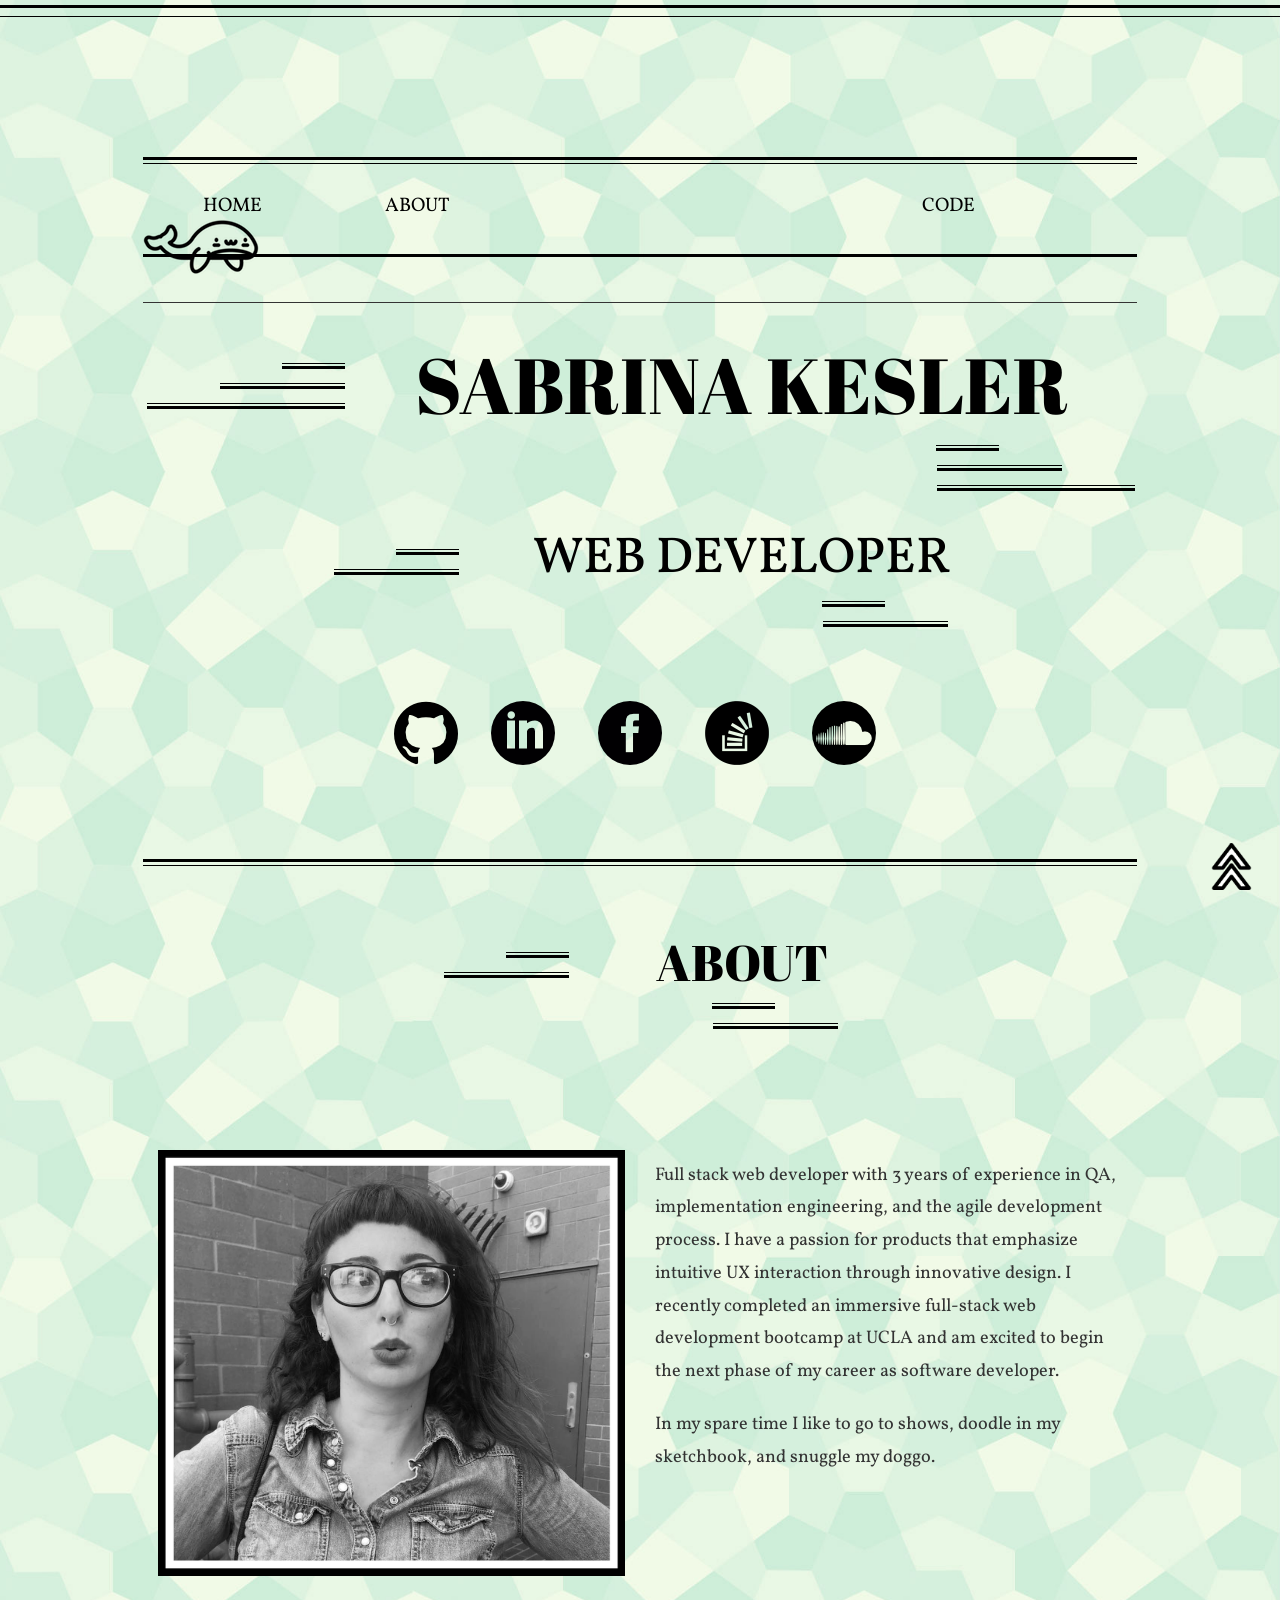
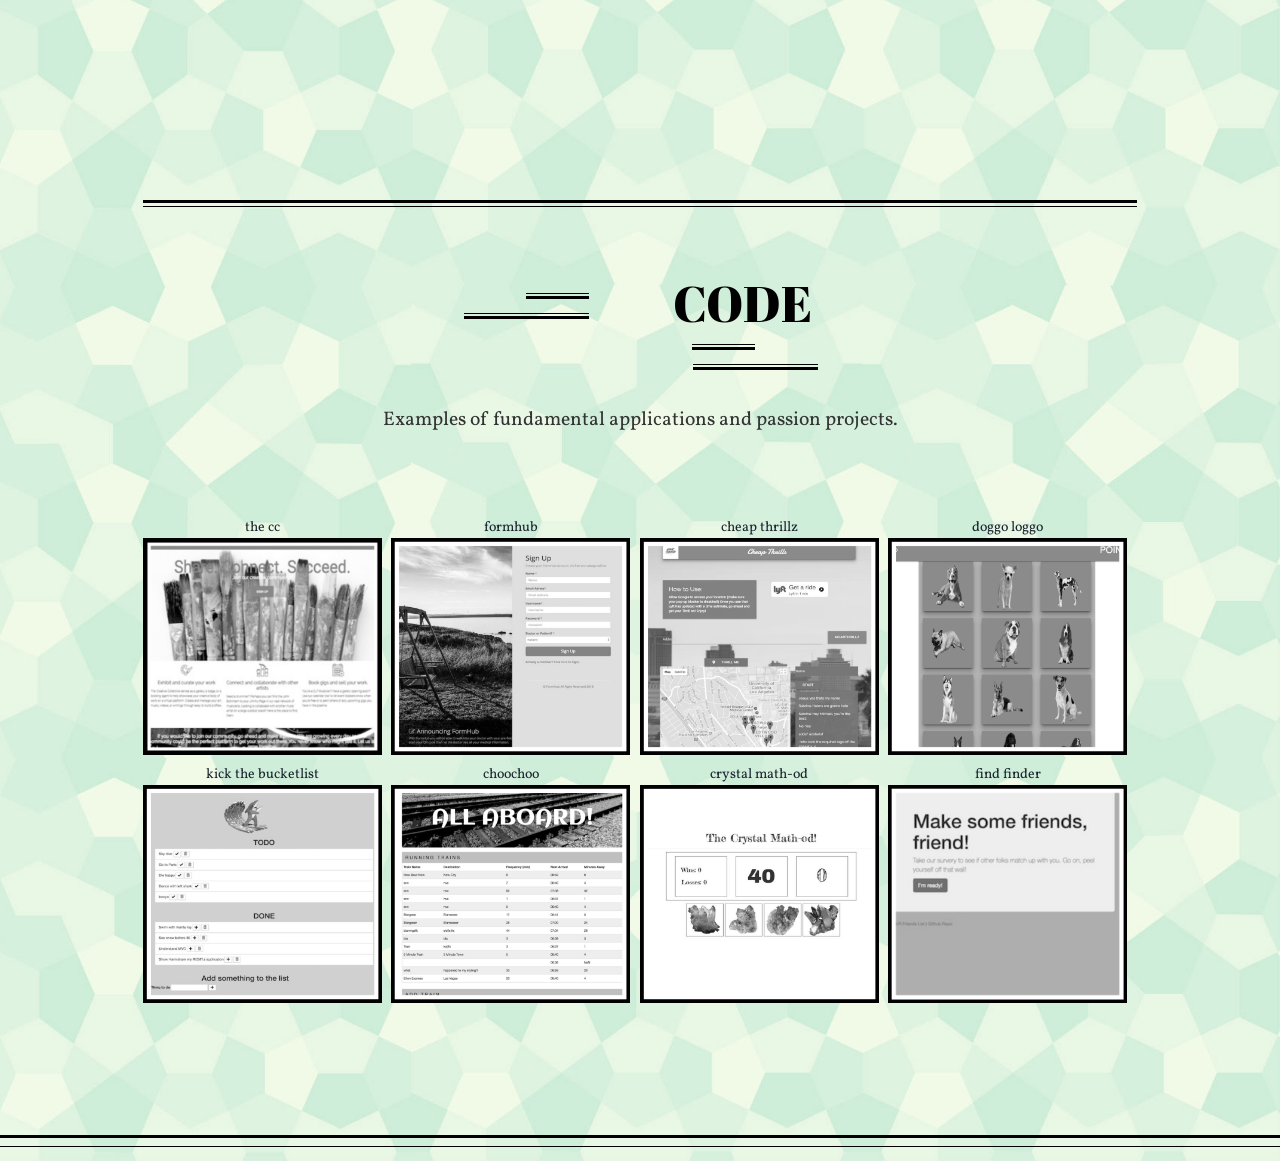
<file: index.html>
<!DOCTYPE html>
<html>
<head>
<title>Sabrina Kesler</title>
<link href="css/bootstrap.css" rel='stylesheet' type='text/css'/>
<link href="css/style.css" rel="stylesheet" type="text/css" media="all"/>
<meta name="viewport" content="width=device-width, initial-scale=1">
<meta http-equiv="Content-Type" content="text/html; charset=utf-8" />
<script type="application/x-javascript"> addEventListener("load", function() { setTimeout(hideURLbar, 0); }, false); function hideURLbar(){ window.scrollTo(0,1); } </script>
<script src="js/jquery.min.js"> </script>
<!--web_fonts-->
<link href='http://fonts.googleapis.com/css?family=Abril+Fatface' rel='stylesheet' type='text/css'>
<link href='http://fonts.googleapis.com/css?family=Vollkorn:400italic,700italic,400,700' rel='stylesheet' type='text/css'>
<!--/web_fonts-->
<!--start-smoth-scrolling-->
		<script type="text/javascript">
			jQuery(document).ready(function($) {
				$(".scroll").click(function(event){		
					event.preventDefault();
					$('html,body').animate({scrollTop:$(this.hash).offset().top},900);
				});
			});
		</script>
<!--start-smooth-scrolling-->
</head>
<body>
<div class="label-7"> </div>
<div class="label-8"> </div>	
<!--header-->
<div id="home" class="banner">
	<div class="container">
		<div class="label-1"> </div>
		<div class="top-menu"><span class="menu"> </span> 
			<ul class="nav">
					<li><a class="scroll" href="#home">HOME</a></li>
					<li><a class="scroll" href="#about">ABOUT</a></li>
					<li><a class="scroll" href="#work">CODE</a></li>
					<li><img src="images/whale.png" /></li>
			</ul>
			<div class="logo">
<!-- 				<img src="images/whale.png" />
 -->			</div>
			<div class="clearfix"> </div>
		</div>	
		<!-- script-for-menu -->
		 <script>
			$("span.menu").click(function(){
				$(".top-menu ul").slideToggle("slow" , function(){
				});
			});
		 </script>
		 <!-- script-for-menu -->	

		<div id="banner-top" class="banner-top">		  		  
			<h1><span class="left-icon"> </span>SABRINA KESLER<span class="right-icon"> </span><div class="clearfix"> </div></h1>
			<h2><span class="left-icon"> </span>WEB DEVELOPER<span class="right-icon"> </span><div class="clearfix"> </div></h2>
		</div>
		<div class="header-icons">
			<a class="iconzz" target="_blank" href="https://github.com/czarbina"><img class = "iconz" id="git_icon" src="images/social/github-logo.png"></a>
			<a class="iconz" target="_blank" href="https://www.linkedin.com/in/sabrinakesler/"><img class = "iconz" id="linkedin_icon" src="images/social/linkedin-button.png"></a>
			<a class="iconz" target="_blank" href="https://www.facebook.com/sabrina.kesler"><img class = "iconz" id="fb_icon" src="images/social/facebook-logo-button.png"></a>
			<a class="iconz" target="_blank" href="https://stackoverflow.com/users/4352713/czarbina"><img class = "iconz" id="stack_icon.png" src="images/social/stackoverflow-logo.png"></a>
			<a class="iconz" target="_blank" href="https://soundcloud.com/czarbina"><img class = "iconz" id="sc_icon" src="images/social/soundcloud-logo.png"></a>
			<!-- <a href="#"><span class="likdin"> </span></a> -->	
		</div>
	</div>
</div>
<!--/header-->

<!--about-->
<div id="about" class="about">
	<div class="container">
		<div class="label-5"></div>
		<div class="label-6"></div>
		<h3><span class="left-icon"> </span>ABOUT<span class="right-icon">  </span><div class="clearfix"> </div></h3>
 		
 		<div class="about-info">

			<div class="col-md-6 about-left portfolio-wrapper">
				<a href="https://drive.google.com/file/d/1iTHanvgfNWSZemFV8NHyk4fpwqDehrt1/view?usp=sharing" class="b-link-stripe b-animate-go resume" target="_blank">
					<img src="images/about.PNG" class="img-responsive" alt="about_image"/>
					<div class="b-wrapper">
						<h2 class="b-animate b-from-left b-delay03 ">
							<span class="resume">Resume</span>
								<br></br>
								<img src="images/social/resume-white-big.png" class="img-responsive big-white"/>
					
						</h2>	
					</div>
				</a>
			</div>
			<div class="col-md-6 about-right">
				<p>Full stack web developer with 3 years of experience in QA, implementation engineering, and the agile development process. I have a passion for products that emphasize intuitive UX interaction through innovative design. I recently completed an immersive full-stack web development bootcamp at UCLA and am excited to begin the next phase of my career as software developer.</p>
				<p>In my spare time I like to go to shows, doodle in my sketchbook, and snuggle my doggo.</p>	
			</div>
			 <div class="clearfix"> </div>
		</div>
	</div>
</div>
<!--/about-->

<!--work-->
<div id="work" class="work">
	<div class="container">
		<div class="label-3"> </div>
		<div class="label-4"> </div>
		<h3><span class="left-icon"> </span>CODE<span class="right-icon"> </span><div class="clearfix"> </div></h3>
		<p>Examples of fundamental applications and passion projects.</p>
		<!--Portfolio-->
				<div class="project">
					<div id="portfoliolist">
						<div class="portfolio" style="display: inline-block; opacity: 1;">
							<a href="https://thecc.herokuapp.com/" target="_blank">the cc</a>
							
							<div class="portfolio-wrapper">	
								
								<a href="images/projects/project_1.png" class="b-link-stripe b-animate-go swipebox" title="the creative collective">
							     <img src="images/projects/project_1.png" /><div class="b-wrapper">
							     	<h2 class="b-animate b-from-left b-delay03 ">
								     	<span class="technology">Technology</span>
								     	<br></br>
								     	<ul>
								     		<li>
								     			React
								     		</li>
								     		<li>
								     			JSX
								     		</li>
								     		<li>
								     			react-materialize
								     		</li>								     		
								     		<li>
								     			mySQL
								     		</li>
								     		<li>Heroku</li>	
								     	</ul>
								     </h2>
							  	 </div>
							  	</a>
			                </div>
						</div>				
						<div class="portfolio"  style="display: inline-block; opacity: 1;">
							<a href="http://functionh.com/" target="_blank">formhub</a>
							
							<div class="portfolio-wrapper">		
								<a href="images/projects/project_2.png" class="b-link-stripe b-animate-go swipebox" title="formhub">
							     <img src="images/projects/project_2.png" /><div class="b-wrapper"><h2 class="b-animate b-from-left b-delay03 ">
							     	<span class="technology">Technology</span>
								     	<br></br>
								     	<ul>
								     		<li>
								     			Handlebars
								     		</li>
								     		<li>
								     			Node/Express
								     		</li>
								     		<li>
								     			mySQL
								     		</li>
								     		<li>
								     			Javascript
								     		</li>	
								     		<li>Heroku</li>
								     		
								     	</ul></h2>
							  	 </div></a>
			               	</div>
						</div>		
						<div class="portfolio"  style="display: inline-block; opacity: 1;">
							<a href="https://czarbina.github.io/Project-1/" target="_blank">cheap thrillz</a>
							<div class="portfolio-wrapper">
									
								<a href="images/projects/project_3.png" class="b-link-stripe b-animate-go swipebox"  title="cheap thrillz">
							     <img src="images/projects/project_3.png" /><div class="b-wrapper">
							     	<h2 class="b-animate b-from-left b-delay03 ">
							     		<span class="technology">Technology</span>
								     	<br></br>
								     	<li>
								     			HTML
								     		</li>
								     		<li>
								     			Materialize
								     		</li>
								     		<li>Google Maps API
								     		</li>
								     		<li>Lyft API
								     		</li>
								     		<li>Heroku</li>
							     	</h2>
							  	 </div></a>
			                </div>
						</div>						
						<div class="portfolio"  style="display: inline-block; opacity: 1;">
							<a href="https://doggo-loggo.herokuapp.com/" target="_blank">doggo loggo</a>
							
							<div class="portfolio-wrapper">
									
								<a href="images/projects/project_4.png" class="b-link-stripe b-animate-go   swipebox"  title="doggologgo">
							     <img src="images/projects/project_4.png" /><div class="b-wrapper"><h2 class="b-animate b-from-left    b-delay03 "><span class="technology">Technology</span>
								     	<br></br>
								     	<ul>
								     		<li>
								     			React
								     		</li>
								     		<li>
								     			JSX
								     		</li>
								     		<li> Materialize
								     		</li>
								     		<li>Heroku
								     		</li>	
								     	</ul></h2>
							  	 </div></a>
			                </div>
						</div>	
						<div class="portfolio"  style="display: inline-block; opacity: 1;">
							<a href="https://github.com/czarbina/bucketlist" target="_blank">kick the bucketlist</a>
							<div class="portfolio-wrapper">
									
								<a href="images/projects/project_5.png" class="b-link-stripe b-animate-go   swipebox"  title="bucketlist">
							     <img src="images/projects/project_5.png" /><div class="b-wrapper"><h2 class="b-animate b-from-left b-delay03 ">T<span class="technology">Technology</span>
								     	<br></br>
								     	<ul>
								     		<li>
								     			Handlebars
								     		</li>
								     		<li>
								     			Node/Express
								     		</li>
								     		<li>
								     			mySQL
								     		</li>
								     		<li>
								     			JQuery
								     		</li>	
								     		<li>Heroku</li>
								     	</ul></h2>
							  	 </div></a>
			                </div> 
						</div>			
						<div class="portfolio"  style="display: inline-block; opacity: 1;">
							<a href="https://czarbina.github.io/choochoo/" target="_blank">choochoo</a>							
							<div class="portfolio-wrapper">
									
								<a href="images/projects/project_6.png" class="b-link-stripe b-animate-go  swipebox"  title="choochoo">
							     <img src="images/projects/project_6.png" /><div class="b-wrapper"><h2 class="b-animate b-from-left    b-delay03 "><span class="technology">Technology</span>
								     	<br></br>
								     	<ul>
								     		<li>
								     			Bootstrap
								     		</li>
								     		<li>
								     			Firebase
								     		</li>
								     		<li>
								     			JQuery
								     		</li>	
								     	</ul></h2>
							  	 </div></a>
			                </div>
			            </div>	
			            <div class="portfolio"  style="display: inline-block; opacity: 1;">
			            	<a href="https://czarbina.github.io/week-4-game/" target="_blank">crystal math-od</a>
							<div class="portfolio-wrapper">
									
								<a href="images/projects/project_7.png" class="b-link-stripe b-animate-go   swipebox"  title="the crystal math-od">
							     <img src="images/projects/project_7.png" /><div class="b-wrapper"><h2 class="b-animate b-from-left    b-delay03 ">
							     	<span class="technology">Technology</span>
								     	<br></br>
								     	<ul>
								     		<li>HTML/CSS</li>
								     		<li>
								     			Bootstrap
								     		</li>
								     		<li>
								     			JQuery
								     		</li>
								     	</ul></h2>
							  	 </div></a>
			                </div> 
						</div>			
						<div class="portfolio"  style="display: inline-block; opacity: 1;">
							<a href="https://friend-finder-for-the-masses.herokuapp.com/" target="_blank">find finder</a>
							<div class="portfolio-wrapper">	
								
								<a href="images/projects/project_8.png" class="b-link-stripe b-animate-go  swipebox"  title="friend finder">
							     <img src="images/projects/project_8.png" /><div class="b-wrapper"><h2 class="b-animate b-from-left    b-delay03 ">
							     	<span class="technology">Technology</span>
								     	<br></br>
								     	<ul>
								     		<li>
								     			Bootstrap
								     		</li>
								     		<li>
								     			Node.js/Express
								     		</li>
								     		<li>Vanilla Javascript</li>
								     	</ul></h2>
							  	 </div></a>
			                </div>
			            </div>		
			            <div class="clearfix"> </div>
			</div>
</div>
	<link rel="stylesheet" href="css/swipebox.css">
	<script src="js/jquery.swipebox.min.js"></script> 
	    <script type="text/javascript">
			jQuery(function($) {
				$(".swipebox").swipebox();
			});
		</script>
<!--/Portfolio-->
	</div>
</div>
<!--/work-->
	
		<div class="label-7"> </div>
		<div class="label-8"> </div>	
		<script type="text/javascript">
									$(document).ready(function() {
										/*
										var defaults = {
								  			containerID: 'toTop', // fading element id
											containerHoverID: 'toTopHover', // fading element hover id
											scrollSpeed: 1200,
											easingType: 'linear' 
								 		};
										*/
										
										$().UItoTop({ easingType: 'easeOutQuart' });
										
									});
								</script>
		<a href="#home" id="toTop" class="scroll" style="display: block;"> <span id="toTopHover" style="opacity: 1;"> </span></a>
	
</body>
</html>
</file>
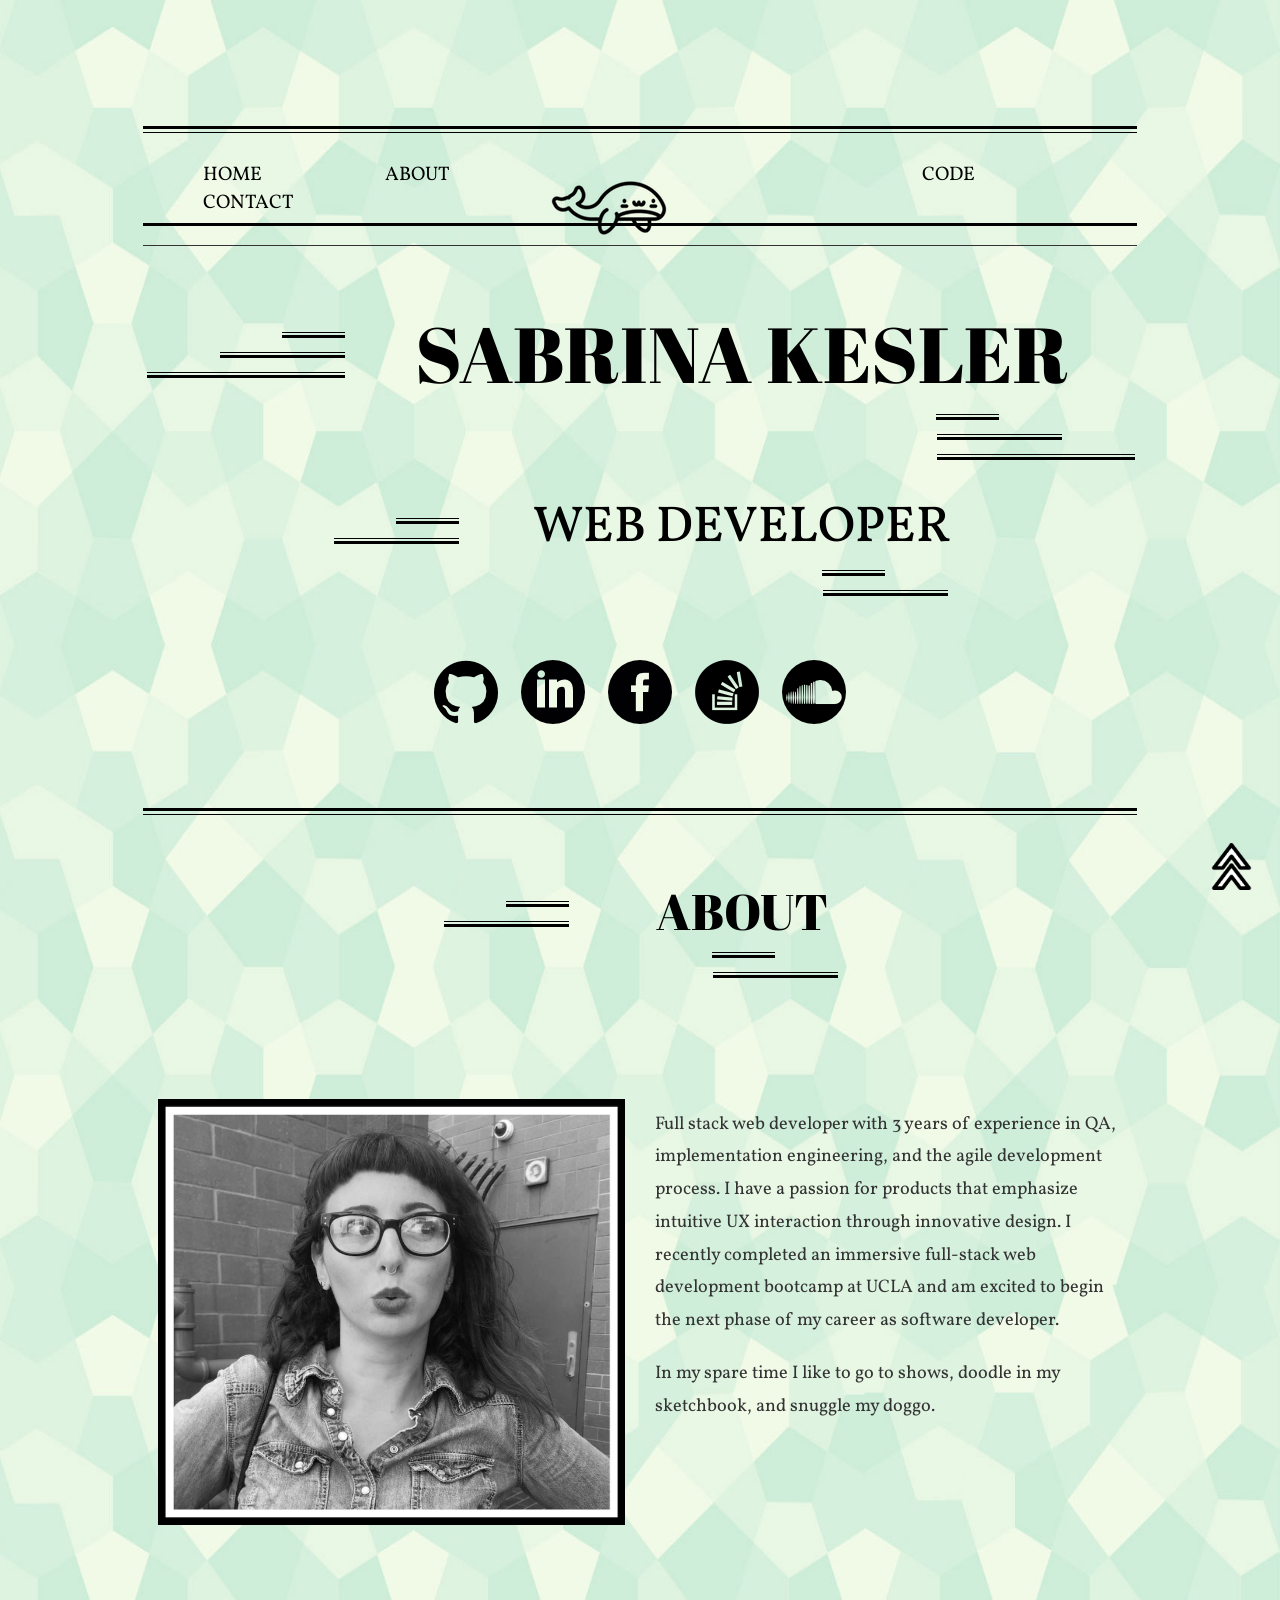
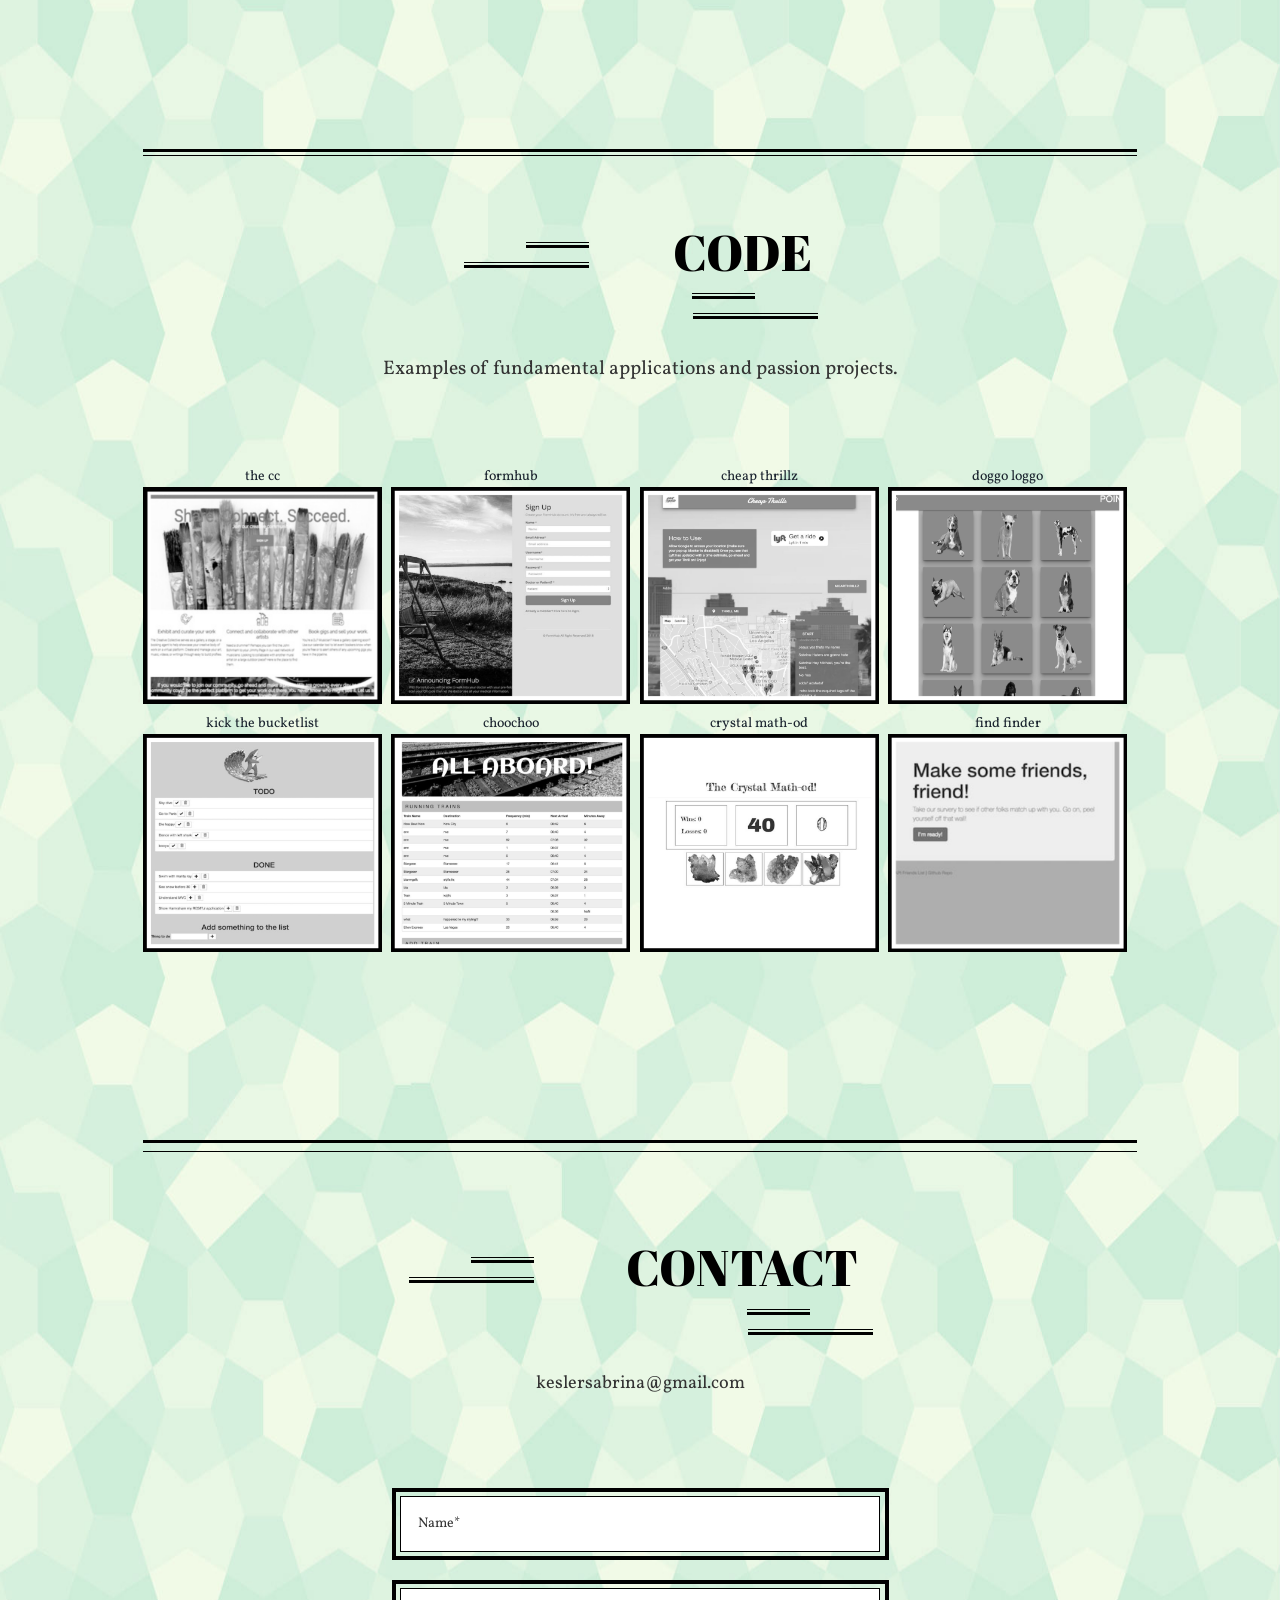
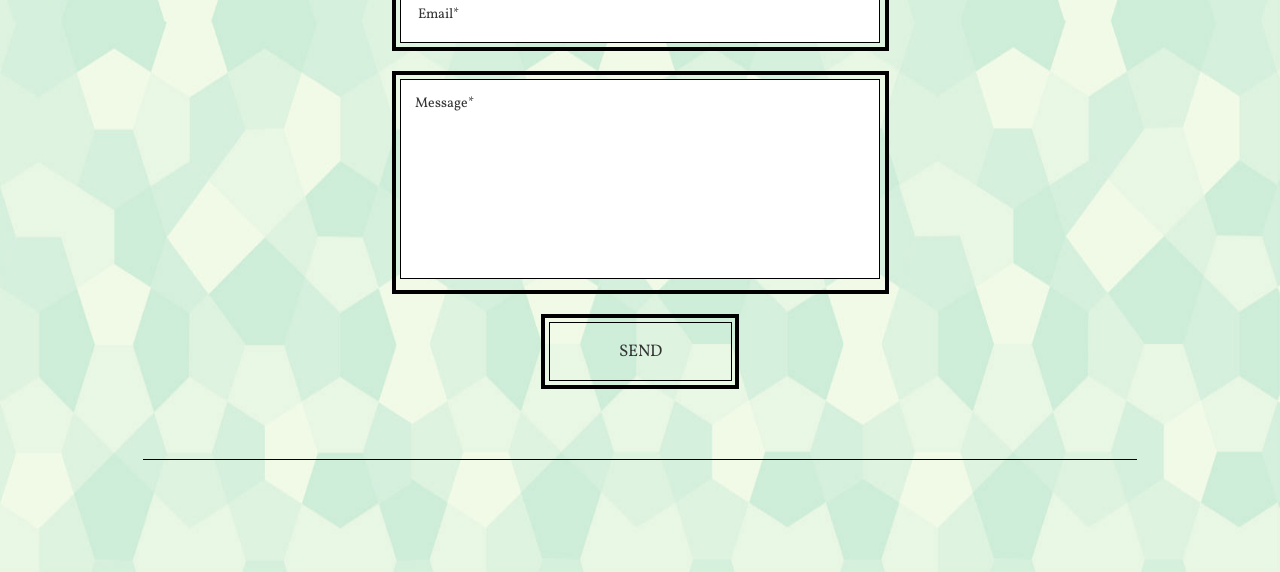
<file: index 12.53.44 PM.html>
<!DOCTYPE html>
<html>
<head>
<title>Sabrina Kesler</title>
<link href="css/bootstrap.css" rel='stylesheet' type='text/css'/>
<link href="css/style.css" rel="stylesheet" type="text/css" media="all"/>
<meta name="viewport" content="width=device-width, initial-scale=1">
<meta http-equiv="Content-Type" content="text/html; charset=utf-8" />
<script type="application/x-javascript"> addEventListener("load", function() { setTimeout(hideURLbar, 0); }, false); function hideURLbar(){ window.scrollTo(0,1); } </script>
<script src="js/jquery.min.js"> </script>
<!--web_fonts-->
<link href='http://fonts.googleapis.com/css?family=Abril+Fatface' rel='stylesheet' type='text/css'>
<link href='http://fonts.googleapis.com/css?family=Vollkorn:400italic,700italic,400,700' rel='stylesheet' type='text/css'>
<!--/web_fonts-->
<!--start-smoth-scrolling-->
		<script type="text/javascript">
			jQuery(document).ready(function($) {
				$(".scroll").click(function(event){		
					event.preventDefault();
					$('html,body').animate({scrollTop:$(this.hash).offset().top},900);
				});
			});
		</script>
<!--start-smooth-scrolling-->
</head>
<body>
<!--header-->
<div id="home" class="banner">
	<div class="container">
		<div class="label-1"> </div>
		<div class="top-menu"><span class="menu"> </span> 
			<ul class="nav">
					<li><a class="scroll" href="#home">HOME</a></li>
					<li><a class="scroll" href="#about">ABOUT</a></li>
					<li><a class="scroll" href="#work">CODE</a></li>
					<li><a class="scroll" href="#contact">CONTACT</a></li>
			</ul>
			<div class="logo">
				<img src="images/whale.png" />
			</div>
			<div class="clearfix"> </div>
		</div>	
		<!-- script-for-menu -->
		 <script>
			$("span.menu").click(function(){
				$(".top-menu ul").slideToggle("slow" , function(){
				});
			});
		 </script>
		 <!-- script-for-menu -->	

		<div id="banner-top" class="banner-top">		  		  
			<h1><span class="left-icon"> </span>SABRINA KESLER<span class="right-icon"> </span><div class="clearfix"> </div></h1>
			<h2><span class="left-icon"> </span>WEB DEVELOPER<span class="right-icon"> </span><div class="clearfix"> </div></h2>
		</div>
		<div class="header-icons">
			<a class="iconz" target="_blank" href="https://github.com/czarbina"><img id="git_icon" src="images/social/github-logo.png"></a>
			<a class="iconz" target="_blank" href="https://www.linkedin.com/in/sabrinakesler/"><img id="linkedin_icon" src="images/social/linkedin-button.png"></a>
			<a class="iconz" target="_blank" href="https://www.facebook.com/sabrina.kesler"><img id="fb_icon" src="images/social/facebook-logo-button.png"></a>
			<a class="iconz" target="_blank" href="https://stackoverflow.com/users/4352713/czarbina"><img id="stack_icon.png" src="images/social/stackoverflow-logo.png"></a>
			<a class="iconz" target="_blank" href="https://soundcloud.com/czarbina"><img id="sc_icon" src="images/social/soundcloud-logo.png"></a>
			<!-- <a href="#"><span class="likdin"> </span></a> -->	
		</div>
	</div>
</div>
<!--/header-->

<!--about-->
<div id="about" class="about">
	<div class="container">
		<div class="label-5"></div>
		<div class="label-6"></div>
		<h3><span class="left-icon"> </span>ABOUT<span class="right-icon">  </span><div class="clearfix"> </div></h3>
 		
 		<div class="about-info">

			<div class="col-md-6 about-left portfolio-wrapper">
				<a href="https://drive.google.com/file/d/1S41KG8ANzJmsk61dXP9DrrXezTZY17qZ/view?usp=sharing" class="b-link-stripe b-animate-go resume" target="_blank">
					<img src="images/about.PNG" class="img-responsive" alt="about_image"/>
					<div class="b-wrapper">
						<h2 class="b-animate b-from-left b-delay03 ">
							<span class="resume">Resume</span>
								<br></br>
								<img src="images/social/resume-white-big.png" class="img-responsive big-white"/>
					
						</h2>	
					</div>
				</a>
			</div>
			<div class="col-md-6 about-right">
				<p>Full stack web developer with 3 years of experience in QA, implementation engineering, and the agile development process. I have a passion for products that emphasize intuitive UX interaction through innovative design. I recently completed an immersive full-stack web development bootcamp at UCLA and am excited to begin the next phase of my career as software developer.</p>
				<p>In my spare time I like to go to shows, doodle in my sketchbook, and snuggle my doggo.</p>
			</div>
			 <div class="clearfix"> </div>
		</div>
	</div>
</div>
<!--/about-->

<!--work-->
<div id="work" class="work">
	<div class="container">
		<div class="label-3"> </div>
		<div class="label-4"> </div>
		<h3><span class="left-icon"> </span>CODE<span class="right-icon"> </span><div class="clearfix"> </div></h3>
		<p>Examples of fundamental applications and passion projects.</p>
		<!--Portfolio-->
				<div class="project">
					<div id="portfoliolist">
						<div class="portfolio" style="display: inline-block; opacity: 1;">
							<a href="https://thecc.herokuapp.com/" target="_blank">the cc</a>
							
							<div class="portfolio-wrapper">	
								
								<a href="images/projects/project_1.png" class="b-link-stripe b-animate-go swipebox" title="the creative collective">
							     <img src="images/projects/project_1.png" /><div class="b-wrapper">
							     	<h2 class="b-animate b-from-left b-delay03 ">
								     	<span class="technology">Technology</span>
								     	<br></br>
								     	<ul>
								     		<li>
								     			React
								     		</li>
								     		<li>
								     			JSX
								     		</li>
								     		<li>
								     			react-materialize
								     		</li>								     		
								     		<li>
								     			mySQL
								     		</li>
								     		<li>Heroku</li>	
								     	</ul>
								     </h2>
							  	 </div>
							  	</a>
			                </div>
						</div>				
						<div class="portfolio"  style="display: inline-block; opacity: 1;">
							<a href="http://functionh.com/" target="_blank">formhub</a>
							
							<div class="portfolio-wrapper">		
								<a href="images/projects/project_2.png" class="b-link-stripe b-animate-go swipebox" title="formhub">
							     <img src="images/projects/project_2.png" /><div class="b-wrapper"><h2 class="b-animate b-from-left b-delay03 ">
							     	<span class="technology">Technology</span>
								     	<br></br>
								     	<ul>
								     		<li>
								     			Handlebars
								     		</li>
								     		<li>
								     			Node/Express
								     		</li>
								     		<li>
								     			mySQL
								     		</li>
								     		<li>
								     			Javascript
								     		</li>	
								     		<li>Heroku</li>
								     		
								     	</ul></h2>
							  	 </div></a>
			               	</div>
						</div>		
						<div class="portfolio"  style="display: inline-block; opacity: 1;">
							<a href="https://czarbina.github.io/Project-1/" target="_blank">cheap thrillz</a>
							<div class="portfolio-wrapper">
									
								<a href="images/projects/project_3.png" class="b-link-stripe b-animate-go swipebox"  title="cheap thrillz">
							     <img src="images/projects/project_3.png" /><div class="b-wrapper">
							     	<h2 class="b-animate b-from-left b-delay03 ">
							     		<span class="technology">Technology</span>
								     	<br></br>
								     	<li>
								     			HTML
								     		</li>
								     		<li>
								     			Materialize
								     		</li>
								     		<li>Google Maps API
								     		</li>
								     		<li>Lyft API
								     		</li>
								     		<li>Heroku</li>
							     	</h2>
							  	 </div></a>
			                </div>
						</div>						
						<div class="portfolio"  style="display: inline-block; opacity: 1;">
							<a href="https://doggo-loggo.herokuapp.com/" target="_blank">doggo loggo</a>
							
							<div class="portfolio-wrapper">
									
								<a href="images/projects/project_4.png" class="b-link-stripe b-animate-go   swipebox"  title="doggologgo">
							     <img src="images/projects/project_4.png" /><div class="b-wrapper"><h2 class="b-animate b-from-left    b-delay03 "><span class="technology">Technology</span>
								     	<br></br>
								     	<ul>
								     		<li>
								     			React
								     		</li>
								     		<li>
								     			JSX
								     		</li>
								     		<li> Materialize
								     		</li>
								     		<li>Heroku
								     		</li>	
								     	</ul></h2>
							  	 </div></a>
			                </div>
						</div>	
						<div class="portfolio"  style="display: inline-block; opacity: 1;">
							<a href="https://github.com/czarbina/bucketlist" target="_blank">kick the bucketlist</a>
							<div class="portfolio-wrapper">
									
								<a href="images/projects/project_5.png" class="b-link-stripe b-animate-go   swipebox"  title="bucketlist">
							     <img src="images/projects/project_5.png" /><div class="b-wrapper"><h2 class="b-animate b-from-left b-delay03 ">T<span class="technology">Technology</span>
								     	<br></br>
								     	<ul>
								     		<li>
								     			Handlebars
								     		</li>
								     		<li>
								     			Node/Express
								     		</li>
								     		<li>
								     			mySQL
								     		</li>
								     		<li>
								     			JQuery
								     		</li>	
								     		<li>Heroku</li>
								     	</ul></h2>
							  	 </div></a>
			                </div> 
						</div>			
						<div class="portfolio"  style="display: inline-block; opacity: 1;">
							<a href="https://czarbina.github.io/choochoo/" target="_blank">choochoo</a>							
							<div class="portfolio-wrapper">
									
								<a href="images/projects/project_6.png" class="b-link-stripe b-animate-go  swipebox"  title="choochoo">
							     <img src="images/projects/project_6.png" /><div class="b-wrapper"><h2 class="b-animate b-from-left    b-delay03 "><span class="technology">Technology</span>
								     	<br></br>
								     	<ul>
								     		<li>
								     			Bootstrap
								     		</li>
								     		<li>
								     			Firebase
								     		</li>
								     		<li>
								     			JQuery
								     		</li>	
								     	</ul></h2>
							  	 </div></a>
			                </div>
			            </div>	
			            <div class="portfolio"  style="display: inline-block; opacity: 1;">
			            	<a href="https://czarbina.github.io/week-4-game/" target="_blank">crystal math-od</a>
							<div class="portfolio-wrapper">
									
								<a href="images/projects/project_7.png" class="b-link-stripe b-animate-go   swipebox"  title="the crystal math-od">
							     <img src="images/projects/project_7.png" /><div class="b-wrapper"><h2 class="b-animate b-from-left    b-delay03 ">
							     	<span class="technology">Technology</span>
								     	<br></br>
								     	<ul>
								     		<li>HTML/CSS</li>
								     		<li>
								     			Bootstrap
								     		</li>
								     		<li>
								     			JQuery
								     		</li>
								     	</ul></h2>
							  	 </div></a>
			                </div> 
						</div>			
						<div class="portfolio"  style="display: inline-block; opacity: 1;">
							<a href="https://friend-finder-for-the-masses.herokuapp.com/" target="_blank">find finder</a>
							<div class="portfolio-wrapper">	
								
								<a href="images/projects/project_8.png" class="b-link-stripe b-animate-go  swipebox"  title="friend finder">
							     <img src="images/projects/project_8.png" /><div class="b-wrapper"><h2 class="b-animate b-from-left    b-delay03 ">
							     	<span class="technology">Technology</span>
								     	<br></br>
								     	<ul>
								     		<li>
								     			Bootstrap
								     		</li>
								     		<li>
								     			Node.js/Express
								     		</li>
								     		<li>Vanilla Javascript</li>
								     	</ul></h2>
							  	 </div></a>
			                </div>
			            </div>		
			            <div class="clearfix"> </div>
			</div>
</div>
	<link rel="stylesheet" href="css/swipebox.css">
	<script src="js/jquery.swipebox.min.js"></script> 
	    <script type="text/javascript">
			jQuery(function($) {
				$(".swipebox").swipebox();
			});
		</script>
<!--/Portfolio-->
	</div>
</div>
<!--/work-->
<!--contact-->
<div id="contact" class="contact">
	<div class="container">
		<div class="label-7"> </div>
		<div class="label-8"> </div>
		<h3><span class="left-icon"> </span>CONTACT<span class="right-icon"> </span><div class="clearfix"> </div></h3>
		<p>keslersabrina@gmail.com</p>
		<div class="conatct-form">
			<ul class="form">
				<li>
				<input type="text" class="text" value="Name*" onfocus="this.value = '';" onblur="if (this.value == '') {this.value = 'Name*';}" >
				</li>
				<li>
				<input type="text" class="text" value="Email*" onfocus="this.value = '';" onblur="if (this.value == '') {this.value = 'Email*';}" >
				</li>
				<li>
				<textarea value="Message*:" onfocus="this.value = '';" onblur="if (this.value == '') {this.value = 'Your Message*';}">Message*</textarea>
				</li>
				<div class="sub-button">
					<input type="submit" value="SEND">
				</div>
			</ul>
		</div>
		<div class="copyrights">
		</div>
		<script type="text/javascript">
									$(document).ready(function() {
										/*
										var defaults = {
								  			containerID: 'toTop', // fading element id
											containerHoverID: 'toTopHover', // fading element hover id
											scrollSpeed: 1200,
											easingType: 'linear' 
								 		};
										*/
										
										$().UItoTop({ easingType: 'easeOutQuart' });
										
									});
								</script>
		<a href="#home" id="toTop" class="scroll" style="display: block;"> <span id="toTopHover" style="opacity: 1;"> </span></a>
	</div>
</div>
<!--/contact-->
<!--copy-rights-->

<!--copy-rights-->
</body>
</html>
</file>
<file: css/style.css>
/*--
	Author: W3layouts
	Author URL: http://w3layouts.com
	License: Creative Commons Attribution 3.0 Unported
	License URL: http://creativecommons.org/licenses/by/3.0/
--*/
body{
	margin:0;
	padding:0;
	font-family: 'Vollkorn', serif;
	background:url(../images/banner_green_low_sat_2.jpg) no-repeat;
	background-size:100% 100%;
 }
body a{
	transition:0.5s all;
	-webkit-transition:0.5s all;
	-moz-transition:0.5s all;
	-o-transition:0.5s all;
	-ms-transition:0.5s all;
}



h1,h2,h3,h4,h5,h6{
	margin:0;			   
}	
p{
	margin:0;
}
ul{
	margin:0;
	padding:0;
}

.technology {
	text-decoration: underline;
}

.resume {
	text-decoration: underline;
	font-size: 20px;
}
/*--header--*/
.label-1 {
background: #000;
  width: 1140px;
  height: 0;
  display: block;
}
.label-3 {
  border-top: 3px solid #000;
   height: 6px;
}
.label-4 {
  border-top: 1px solid #000;
  height: 15px;
}
.label-5 {
  border-top: 3px solid #000;
   height: 6px;
}
.label-6 {
  border-top: 1px solid #000;
  height: 15px;
}
.label-7 {
  margin-top: 5px;
  border-top: 3px solid #000;
  height: 6px;
}
.label-8 {
  margin-top: 5px;
  border-top: 1px solid #000;
  height: 15px;
}
.top-menu {
  margin: 9em 0 0 0;
  border-top: 3px solid #000;
  position: relative;
  border-bottom: 3px solid#000;
  height: 100px;
}
.logo {
  position: relative;
  bottom: 68px;
  left: 41%;
  width: 11%;
}
.nav {
  list-style: none;
  padding: 2em 0;
  border-top: 1px solid#000;
  margin: 3px 0;
    border-bottom: 1px solid;
}
ul.nav li:nth-child(2) {
  margin-right: 25em;
}
ul.nav li {
  display: inline-block;
}
.nav li a {
  display: block;
  padding: 0px;
  color: #000;
  font-size: 1.4em;
  margin: 0 60px;
  font-weight: 400;
}
li.logo {
  background: none;
  border: none;
}
li.logo a {
  font-size: 5em;
  color: #17AED2;
}
div#banner-top {
  text-align: center;
      padding-top: 6em;
}
div#banner-top h1 {
    font-size: 5.6em;
    color:#000;
    font-family: 'Abril Fatface', cursive;
}
div#banner-top h1 span.left-icon {
  background: url(../images/left.png) no-repeat 0px 15px;
  width: 204px;
  height: 80px;
  display: block;
  float: left;
}
div#banner-top h1 span.right-icon {
  background: url(../images/right.png) no-repeat 0px 15px;
  width: 204px;
  height: 80px;
  display: block;
  float: right;
}
div#banner-top h2 {
  font-size: 3.6em;
  padding: .5em 0;
  width: 77%;
  margin: 0 auto;
   color:#000;
}
div#banner-top h2 span.left-icon {
  background: url(../images/left.png) no-repeat 0px 10px;
  width: 204px;
  height: 50px;
  display: block;
  float: left;
}
div#banner-top h2 span.right-icon {
  background: url(../images/right.png) no-repeat 0px 10px;
  width: 204px;
  height: 50px;
  display: block;
  float: right;
}
.header-icons {
  text-align: center;
  margin: 2em 0;
}
.header-icons a span {
	width: 62px;
	height: 62px;
	background: url('../images/sc-icon.png') no-repeat 0px 0px;
	display: inline-block;
	margin: 0 5px;
}

.iconz {
	margin: 10px;
}
.header-icons a span.fb {
	background-position:0px 0px;
}
.header-icons a span.fb:hover {
	background-position:0px -62px;
}
.header-icons a span.tw {
	  background-position: -62px 0px;
}
.header-icons a span.tw:hover {
	  background-position: -62px -62px;
}
.header-icons a span.pin{
	    background-position: -123px 0px;
}
.header-icons a span.pin:hover{
	    background-position: -123px -62px;
}
.header-icons a span.likdin{
	    background-position: -186px 0px;
}
.header-icons a span.likdin:hover{
	    background-position: -186px -62px;
}
.header-icons a span.dribble{
	      background-position: -248px 0px;
}
.header-icons a span.dribble:hover{
	      background-position: -248px -62px;
}
.header-icons a span.be{
	      background-position: -310px 0px;
}
.header-icons a span.be:hover{
	      background-position: -310px -62px;
}
/*--work--*/
.work {
  text-align: center;
      margin: 10em 0 0;
}
.work p {
  font-size: 1.4em;
  margin-bottom: 4em;
}
.work h3 {
	font-family: 'Abril Fatface', cursive;
  font-size: 3.6em;
  padding: .5em 0;
  width: 51%;
  margin: 3% auto 0;
  color: #000;
}
.work h3 span.left-icon {
  background: url(../images/left.png) no-repeat 0px 10px;
  width: 204px;
  height: 50px;
  display: block;
  float: left;
}
.work h3 span.right-icon {
  background: url(../images/right.png) no-repeat 0px 10px;
  width: 204px;
  height: 50px;
  display: block;
  float: right;
}
/*--portfolio--*/
/*-----------------------------------------------------------------------------------*/
.b-link-stripe{
	position:relative;
	display:inline-block;
	vertical-align:top;
	font-weight: 300;
	overflow:hidden;
}
.b-link-stripe .b-wrapper{
	position:absolute;
	width:100%;
	height:100%;
	top:0;
	left:0;
	text-align:center;
	color:#ffffff;
	overflow:hidden;
}
.b-link-stripe .b-line{
	position:absolute;
	top:0;
	bottom:0;
	width:20%;
	background:rgba(8, 204, 148, 0.9);
	transition:all 0.5s linear;
	-moz-transition:all 0.5s linear;
	-ms-transition:all 0.5s linear;
	-o-transition:all 0.5s linear;
	-webkit-transition:all 0.5s linear;
	opacity:0;
	visibility:hidden; /* lt-ie9 */
}
/*-----------------------------------------------------------------------------------*/
/*	Animation effects
/*-----------------------------------------------------------------------------------*/
.b-animate-go{
	text-decoration:none;
}
.b-animate {
	transition: all 0.5s;
	-moz-transition: all 0.5s;
	-ms-transition: all 0.5s;
	-o-transition: all 0.5s;
	-webkit-transition: all 0.5s;
	visibility: hidden;
	font-size: 15px;
	font-weight: 400;
	width: 40%;
	line-height: 1.3em;
	margin: 0 auto;
	top: 20%;
}
.b-animate img{
	margin-top:auto;
	display: -webkit-inline-box;
}
/* lt-ie9 */
.b-animate-go:hover .b-animate{
	visibility:visible;
}
.b-from-left{
	position:relative;
	left:-100%;
}
.b-animate-go:hover .b-from-left{
	left:0;
}
span.m_4{
	font-size:14px;
	font-weight:400;
}
p.m_5 {
	margin: 2% auto 5%;
	width: 70%;
	color: #283A47;
	font-size: 1.1em;
	font-weight: 600;
	line-height: 1.5em;
	text-align: center;
}
.project-top h3 {
  float: left;
  color: #324B73;
  font-weight: 900;
  font-size: 2em;
  margin-top: 2em;
}
/*--team--*/
.span_1_of_4 {
	width: 22.8%;
}
.col_1_of_4 {
	display: block;
	float: left;
	margin: 1% 0 1% 2.6%;
	background: #FFF;
}
.b-wrapper:hover {
	background: rgba(8, 204, 148, 0.5);
	transition: 0.5s all;
	-webkit-transition: 0.5s all;
	-o-transition: 0.5s all;
	-moz-transition: 0.5s all;
	-ms-transition: 0.5s all;
}
/* lt-ie9 */
.b-link-stripe:hover .b-line{
	visibility:visible;
}
.b-link-stripe .b-line1{
	left:0;
}
.b-link-stripe .b-line2{
	left:20%;
	transition-delay:0.1s !important;
	-moz-transition-delay:0.1s !important;
	-ms-transition-delay:0.1s !important;
	-o-transition-delay:0.1s !important;
	-webkit-transition-delay:0.1s !important;
}
.b-link-stripe .b-line3{
	left:40%;
	transition-delay:0.2s !important;
	-moz-transition-delay:0.2s !important;
	-ms-transition-delay:0.2s !important;
	-o-transition-delay:0.2s !important;
	-webkit-transition-delay:0.2s !important;
}
.b-link-stripe .b-line4{
	left:60%;
	transition-delay:0.3s !important;
	-moz-transition-delay:0.3s !important;
	-ms-transition-delay:0.3s !important;
	-o-transition-delay:0.3s !important;
	-webkit-transition-delay:0.3s !important;
}
.b-link-stripe .b-line5{
	left:80%;
	transition-delay:0.4s !important;
	-moz-transition-delay:0.4s !important;
	-ms-transition-delay:0.4s !important;
	-o-transition-delay:0.4s !important;
	-webkit-transition-delay:0.4s !important;
}
.b-link-stripe:hover .b-line{
	opacity:1;
}
#portfoliolist .portfolio {
  -webkit-box-sizing: border-box;
  -moz-box-sizing: border-box;
  -o-box-sizing: border-box;
  width: 24%;
  display: none;
  float: left;
  overflow: hidden;
  margin: 0 1% 1% 0;
    background: none;
}
.portfolio.icon.mix_all {
  padding: 0;
}
div#portfoliolist {
  padding: 0.5% 0px;
}
.project h5 {
  color: #334D72;
  text-align: center;
  font-size: 2.6em;
  font-weight: 600;
  padding: 1em 0 0em;
}
.portfolio-wrapper {
		overflow:hidden;
		position: relative !important;
		cursor:pointer;
	}
.portfolio img {
		max-width:100%;
		/*--position: relative;--*/
		transition: all 300ms!important;
		-webkit-transition: all 300ms!important;
		-moz-transition: all 300ms!important;
	}
.portfolio .label {
		position: absolute;
		width: 100%;
		height:40px;
		bottom:-40px;
	}
.portfolio .label-bg {
			background: #22B4B8;
			width: 100%;
			height:100%;
			position: absolute;
			top:0;
			left:0;
		}
.portfolio .label-text {
			color:#fff;
			position: relative;
			z-index:500;
			padding:5px 8px;
		}
			
.portfolio .text-category {
				display:block;
				font-size:9px;
				font-size: 12px;
				text-transform:uppercase;
			}
/* Self Clearing Goodness */
.container:after { content: "\0020"; display: block; height: 0; clear: both; visibility: hidden; }
.clearfix:before,
.clearfix:after,
.row:before,
.row:after {
  content: '\0020';
  display: block;
  overflow: hidden;
  visibility: hidden;
  width: 0;
  height: 0;
   }
.row:after,
.clearfix:after {
  clear: both;
   }
.row,
.clearfix {
  zoom: 1;
   }

.clear {
  clear: both;
  display: block;
  overflow: hidden;
  visibility: hidden;
  width: 0;
  height: 0;
}
.project {
  margin-bottom: 8em;
}
/*--/portfolio--*/
/*--/work--*/
/*--about--*/
.about {
  text-align: center;
      margin: 4em 0;
}
.about h3 {
	font-family: 'Abril Fatface', cursive;
  font-size: 3.6em;
  padding: .5em 0;
  width: 55%;
   margin: 3% auto 0;
  color: #000;
}
.about p {
  font-size: 1.3em;
}
.about h3 span.left-icon {
  background: url(../images/left.png) no-repeat 0px 10px;
  width: 204px;
  height: 50px;
  display: block;
  float: left;
}
.about h3 span.right-icon {
  background: url(../images/right.png) no-repeat 0px 10px;
  width: 204px;
  height: 50px;
  display: block;
  float: right;
}
.about-right {
  text-align: left;
}
.about-right p {
  padding: 10px 0;
  line-height: 1.8em;
  font-size: 1.3em;
}
.about-info {
  margin: 6em 0;
}
.about-icons {
  margin: 2em 0 0 0;
}
.about-icons a span {
	width: 62px;
	height: 62px;
	background: url('../images/sc-icon.png') no-repeat 0px 0px;
	display: inline-block;
	  margin: 0 5px 0 0;
}
.about-icons a span.fb {
	background-position:0px 0px;
}
.about-icons a span.fb:hover {
	background-position:0px -62px;
}
.about-icons a span.tw {
	  background-position: -62px 0px;
}
.about-icons a span.tw:hover {
	  background-position: -62px -62px;
}
.about-icons a span.pin{
	    background-position: -123px 0px;
}
.about-icons a span.pin:hover{
	    background-position: -123px -62px;
}
.about-icons a span.likdin{
	    background-position: -186px 0px;
}
.about-icons a span.likdin:hover{
	    background-position: -186px -62px;
}
.about-icons a span.dribble{
	      background-position: -248px 0px;
}
.about-icons a span.dribble:hover{
	      background-position: -248px -62px;
}
.about-icons a span.be{
	      background-position: -310px 0px;
}
.about-icons a span.be:hover{
	      background-position: -310px -62px;
}
/*--/about--*/
/*--conatact--*/
.contact {
  text-align: center;
      margin: 4em 0;
}
.contact h3 {
	font-family: 'Abril Fatface', cursive;
  font-size: 3.6em;
  padding: .5em 0;
  width: 62%;
  margin: 5% auto 0;
  color: #000;
}
.contact p {
  margin-bottom: 5em;
    font-size: 1.3em;
}
.contact h3 span.left-icon {
  background: url(../images/left.png) no-repeat 0px 10px;
  width: 204px;
  height: 50px;
  display: block;
  float: left;
}
.contact h3 span.right-icon {
  background: url(../images/right.png) no-repeat 0px 10px;
  width: 204px;
  height: 50px;
  display: block;
  float: right;
}
ul.form li {
  list-style-type: none;
  border: 4px solid #000;
  width: 50%;
   margin: 2% auto 0;
}
input.text {
  border: 1px solid #000;
  outline: none;
  width: 98%;
  margin: 4px;
  padding: 1.2em;
}
textarea {
  outline: none;
  border: 1px solid #000;
  padding: 1em;
  width: 98%;
  height: 200px;
  margin: 4px;
    resize: none;
}
.sub-button {
  border: 4px solid #000;
  width: 20%;
  margin: 2% auto;
}
input[type="submit"] {
  border: 1px solid #000;
  outline: none;
  background: none;
  margin: 4px;
  padding: 1em 4em;
  font-size: 1.2em;
  width: 96%;
}
input[type="submit"]:hover {
  background: #000;
  color: #fff;
  	transition:0.5s all;
	-webkit-transition:0.5s all;
	-moz-transition:0.5s all;
	-o-transition:0.5s all;
	-ms-transition:0.5s all;
}
.conatct-form {
  margin-bottom: 5em;
}
.copyrights {
  border-top: 1px solid #000;
  padding: 2em 0 2em;
}
.copyrights p {
  margin-bottom: 0;
  font-size: 1.2em;
}
/*--/conatct--*/
#toTop {
  display: none;
  text-decoration: none;
  position: fixed;
  bottom: 10px;
  right: 25px;
  overflow: hidden;
  width: 47px;
  height: 47px;
  border: none;
  text-indent: 100%;
  background: url(../images/db2.png) no-repeat;
}
/*--top-top--*/
/*--responsive--*/
@media (max-width: 1024px){
	.label-2 {
	  width: 941px;
	}
	.top-menu {
	  margin: 7em 0 0 0;
	}
	.nav li a {
	  margin: 0 49px;
	}
	div#banner-top h1 {
	  font-size: 4em;
	}
	div#banner-top {
	  padding-top: 4em;
	}
	div#banner-top h1 span.left-icon {
	  background: url(../images/left.png) no-repeat 0px 3px;
	  width: 200px;
	  height: 59px;
	}
	div#banner-top h1 span.right-icon {
	  background: url(../images/right.png) no-repeat 0px 6px;
	  width: 223px;
	  height: 58px;
	}
	div#banner-top h2 {
	  font-size: 3em;
	  width: 91%;
	  margin: 2% auto;
	}
	div#banner-top h2 span.left-icon {
	  background: url(../images/left.png) no-repeat 0px 0px;
	  width: 202px;
	  height: 34px;
	}
	div#banner-top h2 span.right-icon {
	  background: url(../images/right.png) no-repeat 0px 0px;
	  width: 241px;
	  height: 31px;
	}
	.work {
	  text-align: center;
	  margin: 8em 0 0;
	}
	.work h3 {
	  font-size: 3em;
	  width: 66%;
	}
	.about {
	  margin: 0 0;
	}
	.about h3 {
	  font-size: 3em;
	  width: 66%;
	}
	.contact h3 {
	  font-size: 3em;
	  width: 73%;
	}
	.contact p {
	  margin-bottom: 4em;
	}
	.copyrights {
	  padding: 2em 0 0em;
	}
	ul.nav li:nth-child(2) {
	  margin-right: 17em;
	}
}
@media (max-width: 768px){
	div#banner-top h1 span.left-icon {
	  background: url(../images/left.png) no-repeat 27px -1px;
	  width: 174px;
	  height: 53px;
	  background-size: 150px;
	}
	div#banner-top h1 span.right-icon {
	   background: url(../images/right.png) no-repeat 0px 0px;
	  width: 174px;
	  height: 53px;
	  background-size: 150px;
	}
	div#banner-top h1 {
	    font-size: 2.7em;
		  width: 100%;
		  margin: 0 auto;
	}
	div#banner-top h2 {
	  font-size: 2em;
	  width: 100%;
	  margin: 1% auto;
	}
	div#banner-top h2 span.left-icon {
	  background: url(../images/left.png) no-repeat 0px -6px;
	  width: 202px;
	  height: 34px;
	}
	div#banner-top {
	    padding-top: 1.5em;
	}
	.work {
	   margin: 4em 0 0;
	}
	.label-2 {
	  width: 718px;
	  background: #000;
	}
	.nav li a {
	  margin: 0 21px;
	}
	ul.nav li:nth-child(2) {
	   margin-right: 15em;
	}
	.logo {
	  position: relative;
	  bottom: 72px;
	  left: 38%;
	  width: 11%;
	}
	.work h3 {
	  font-size: 2.6em;
	  width: 82%;
	}
	.work h3 span.left-icon {
	  background: url(../images/left.png) no-repeat 0px 0px;
	  width: 204px;
	  height: 35px;
	}
	.work h3 span.right-icon {
	  background: url(../images/right.png) no-repeat 0px 3px;
	  width: 204px;
	  height: 35px;
	}
	.work p {
	  font-size: 1.4em;
	  margin-bottom: 3em;
	}
	.project {
	  margin-bottom: 5em;
	}
	.about h3 {
	  font-size: 2.6em;
	  width: 78%;
	}
	.about h3 span.left-icon {
	  background: url(../images/left.png) no-repeat 0px 1px;
	  width: 204px;
	  height: 41px;
	}
	.about h3 span.right-icon {
	  background: url(../images/right.png) no-repeat 0px 6px;
	  width: 204px;
	  height: 39px;
	}
	.top-menu {
	     margin: 8% auto 3%;
       width: 95%;
	}
	.about-left {
	  width: 42%;
	  float:left;
	}
	.about-right {
	  width: 100%;
	  font-size: 0.875em;
	    padding: 0;
	}
	.about-icons {
	  text-align: center;
	}
	.about-info {
	  margin: 5em 0 0;
	}
	.about-icons {
	  margin: 5em 0 0 0;
	}
	div#portfoliolist {
	  padding: 0 13px 0 20px;
	}
	.contact h3 {
	  font-size: 2.6em;
	  width: 88%;
	    margin: 4% auto 0;
	}
	.b-animate {
	  top: 21%;
	}
	ul.form li {
	  width: 68%;
	}
	.sub-button {
	  width: 30%;
	}
	.label-3 {
	  width: 96%;
	  margin: 0 auto;
	}
	.label-4 {
	  width: 96%;
	  margin: 0 auto;
	}
	.label-5 {
	  width: 96%;
	  margin: 0 auto;
	}
	.label-6 {
	  width: 96%;
	  margin: 0 auto;
	}
	.label-7 {
	  width: 96%;
	  margin: 0 auto;
	}
	.label-8 {
	  width: 96%;
	  margin: 0 auto;
	}
}
@media (max-width: 640px){
	.nav li a {
	  margin: 0 16px;
	}
	.nav {
 		 padding: 1em 0;
	}
	.sub-button {
	  width: 35%;
	}
	.logo a img {
	  width: 100%;
	}
	ul.nav li:nth-child(2) {
	  margin-right: 9em;
	}
	.logo {
	  bottom: 50px;
	  left: 38%;
	  width: 17%;
	}
	div#banner-top h1 span.left-icon {
	  width: 151px;
	  background-size: 120px;
	}
	div#banner-top h1 {
	  font-size: 2.2em;
	}
	div#banner-top h1 span.right-icon {
	  width: 160px;
	  background-size: 120px;
	}
	div#banner-top h2 span.left-icon {
	  width: 151px;
	  height: 20px;
	  background-size: 154px;
	}
	div#banner-top h2 {
	  font-size: 1.5em;
	  width: 100%;
	    margin-left: 1.5em;
	}
	div#banner-top h2 span.right-icon {
	  width: 235px;
	  height: 31px;
	  background-size: 154px;
	}
	.work h3 {
	  font-size: 2.3em;
	  width: 94%;
	  margin: 2% auto 0;
	}
	.label-2 {
	  width: 594px;
	}
	.about h3 {
	  font-size: 2.3em;
	  width: 94%;
	}
	.about-icons {
	  margin: 2em 0 0 0;
	}
	.contact {
	  margin: 3em 0;
	}
	.contact h3 {
	  font-size: 2.3em;
	  width: 100%;
	  margin: 2% auto 0;
	}
	.contact h3 span.left-icon {
	  background: url(../images/left.png) no-repeat 0px -1px;
	  height: 37px;
	}
	.contact h3 span.right-icon {
	  background: url(../images/right.png) no-repeat 0px 4px;
	  height: 38px;
	}
	ul.form li {
	  width: 80%;
	}
	.about-right p {
	  padding: 0px 0;
	  font-size: 1.8em;
	}
	.top-menu {
	  margin: 8% auto 5%;
	  width: 96%;
	  height: 72px;
	}
}
@media (max-width: 480px){

	.iconz {
		width: 40px;
		display: inline-block;
		margin: 5px;
	}
	span.menu:before {
		content: url(../images/nav-icon.png);
		cursor: pointer;	
		height:32px;
	}
	.top-menu {
	  float: right;
	  margin: 0;
	  background: none;
	  border: none;
	}
	.top-menu  ul{
		display:none;
	}
	.top-menu  ul li {
		font-size: 12px;
		display:inline-block;
		width: 100%;
		  padding: 10px 0;
	}
	.top-menu ul li:hover {
	  background: #000;
	  color: #fff;
	}
	.top-menu ul li a {
	  padding: 3px;
	  font-size: 13px;
	  width: 100%;
	  font-weight: 600;
	  display: block;
	  margin: 0;
	  color: #fff;
	}
	.top-menu ul li a:hover{
		color:#fff;
	}
	 span.menu{
		display:block;
		float:right;
		margin: 54px 16px 0 0;
	}
	.top-menu  ul{
	  margin: 0;
	  z-index: 999;
	  position: absolute;
	  width: 96%;
	  text-align: center;
	  top: 82.8%;
	  left: -6%;
	  background: rgba(0, 0, 0, 0.81);
	  width: 440px;
	}
	.nav {
	  padding: 0;
	}
	.label-2 {
	  width: 0;
	  background: none;
	}
	div#banner-top h1 {
	  font-size: 1.8em;
	}
	div#banner-top {
	    padding-top: 6.5em;
	}
	div#banner-top h1 span.left-icon {
	width: 100px;
	  background-size: 99px;
	  height: 26px;
	}
	div#banner-top h1 {
	  font-size: 1.3em;
	}
	div#banner-top h1 span.right-icon {
	  width: 100px;
	  background-size: 99px;
	  height: 26px;
	}
	div#banner-top h2 span.left-icon {
 		 display: none;
	}
	div#banner-top h2 {
	  font-size: 1em;
	    margin-left: 0;
	}
	div#banner-top h2 span.right-icon {
		  display: none;
	}
	.logo {
	  bottom: -64px;
	  left: 30%;
	  width: 17%;
	}
	div#banner-top {
	  padding-top: 9em;
	}
	.header-icons a span {
	  width: 32px;
	  height: 32px;
	  background-size: 193px;
	}
	.header-icons a span.fb:hover {
	  background-position: 0px -32px;
	 }
	.header-icons a span.tw {
	  background-position: -32px 0px;
	}
	.header-icons a span.tw:hover {
	  background-position: -32px -32px;
	}
	.header-icons a span.pin {
	   background-position: -65px 0px;
	}
	.header-icons a span.pin:hover {
	   background-position: -65px -32px;
	}
	.header-icons a span.likdin {
	    background-position: -97px 0px;
	}
	.header-icons a span.likdin:hover {
	    background-position: -97px -32px;
	}
	.header-icons a span.dribble {
	   background-position: -129px 0px;
	}
	.header-icons a span.dribble:hover {
	   background-position: -129px -32px;
	}
	.header-icons a span.be {
	      background-position: -162px 0px;
	}
	.header-icons a span.be:hover {
	      background-position: -162px -32px;
	}
	.work {
	  margin: 2em 0 0;
	}
	.work h3 span.right-icon {
	  display: none;
	}
	.work h3 span.left-icon {
	  display: none;
	}
	.about h3 span.left-icon{
		display:none;
	}
	.about h3 span.right-icon{
		display:none;
	}
	.contact h3 span.left-icon{
		display:none;
	}
	.contact h3 span.right-icon{
		display:none;
	}
	.work p {
	  font-size: 1.1em;
	  margin-bottom: 2em;
	}
	.work h3 {
	  margin: 0% auto 0;
	}
	.project {
	  margin-bottom: 2em;
	}
	#portfoliolist .portfolio {
	  width: 49%;
	}
	.about p {
	  font-size: 1.1em;
	}
	.about-icons a span {
	  width: 32px;
	  height: 32px;
	  background-size: 193px;
	}
	.about-icons a span.fb:hover {
	  background-position: 0px -32px;
	 }
	.about-icons a span.tw {
	  background-position: -32px 0px;
	}
	.about-icons a span.tw:hover {
	  background-position: -32px -32px;
	}
	.about-icons a span.pin {
	   background-position: -65px 0px;
	}
	.about-icons a span.pin:hover {
	   background-position: -65px -32px;
	}
	.about-icons a span.likdin {
	    background-position: -97px 0px;
	}
	.about-icons a span.likdin:hover {
	    background-position: -97px -32px;
	}
	.about-icons a span.dribble {
	   background-position: -129px 0px;
	}
	.about-icons a span.dribble:hover {
	   background-position: -129px -32px;
	}
	.about-icons a span.be {
	      background-position: -162px 0px;
	}
	.about-icons a span.be:hover {
	      background-position: -162px -32px;
	}
	.about-info {
	  margin: 2em 0 0;
	}
	.contact {
	  margin: 2em 0;
	}
	.contact p {
	  margin-bottom: 2em;
	  font-size: 1.1em;
	}
	ul.form li {
	  width: 90%;
	}
	.sub-button {
	  width: 50%;
	}
	.contact p {
	  margin-bottom: 4em;
	  font-size: 0.9em;
	}
	.conatct-form {
	  margin-bottom: 1em;
	}
	textarea {
	  margin: 4px 0px -3px 0;
	}
}
@media (max-width: 320px){
	div#banner-top h1 span.left-icon {
	  background: url(../images/left.png) no-repeat -4px 3px;
	  width: 46px;
	  background-size: 50px;
	  height: 26px;
	}
	div#banner-top h1 span.right-icon {

	  width: 42px;
	  background-size: 56px;
	  height: 30px;
	}
	.header-icons {
	  margin: 1em 0 0;
	}
	.work {
	  margin: 1.5em 0 0;
	}
	.work h3 {
	  font-size: 1.4em;
	  width: 100%;
	}
	.work p {
	  font-size: .81em;
	  margin-bottom: 1em;
	}
	span.menu {
	  margin: 39px 8px 0 0;
	}
	.logo {
	  bottom: -46px;
	  left: 31%;
	  width: 35%;
	}
	.top-menu ul {
	    top: 95.8%;
	  width: 285px;
	}
	ul.nav li:nth-child(2) {
	  margin-right: 0;
	}
	div#banner-top {
	  padding-top: 7.5em;
	}
	.about h3 {
	  font-size: 1.4em;
	  width: 100%;
	}
	.about p {
	  font-size: .875em;
	}
	.about-left {
	  width: 100%;
	  float: none;
	  margin-bottom: 18px;
	    padding: 0;
	}
	.contact h3 {
	  font-size: 1.4em;
	}
	.contact p {
	  margin-bottom: 1em;
	  font-size: .875em;
	    line-height: 1.8em;
	}
	ul.form li {
	  width: 98%;
	  border: 3px solid #000;
	}
	input.text {
	  width: 97%;
	  padding: .5em;
	}
	textarea {
	  padding: .5em;
	  width: 96%;
	  height: 125px;
	}
	input[type="submit"] {
	  padding: .5em 0em;
	  font-size: 1.1em;
	  width: 94%;
	}
	.b-animate {
	  font-size: 12px;
	  width: 74%;
	}
	.contact {
	  margin: 1.5em 0;
	}
	.copyrights {
	  padding: 2em 0 1em;
	}
	div#portfoliolist {
	  padding: 0 0px 0 5px;
	}
	.sub-button {
	    border: 3px solid #000;
	}
}
/*--/responsive--*/
</file>
<file: css/swipebox.css>
.swipebox-overflow-hidden {
  overflow: hidden!important;
}

#swipebox-overlay img {
  border: none!important;
}

#swipebox-overlay {
  width: 100%;
  height: 100%;
  position: fixed;
  top: 0;
  left: 0;
  opacity: 0;
  z-index: 9999;
  overflow: hidden;
  display: none;
  -webkit-user-select: none;
  -moz-user-select: none;
  user-select: none;
}

#swipebox-slider {
  height: 100%;
  left: 0;
  top: 0;
  width: 100%;
  white-space: nowrap;
  position: absolute;
}

#swipebox-slider .slide {
  background: url(../images/loader.gif) no-repeat center center;
  height: 100%;
  line-height: 1px;
  text-align: center;
  width: 100%;
  display: inline-block;
}

#swipebox-slider .slide:before {
  content: "";
  display: inline-block;
  height: 50%;
  width: 1px;
  margin-right: -1px;
}

#swipebox-slider .slide img {
  display: inline-block;
  max-height: 100%;
  max-width: 75%;
  width: auto;
  height: auto;
  vertical-align: middle;
}

#swipebox-action, #swipebox-caption {
  position: absolute;
  left: 0;
  z-index: 999;
  height: 50px;
  width: 100%;
}

#swipebox-action {
  bottom: -50px;
}
#swipebox-action.visible-bars {
  bottom: 0;
}

#swipebox-action.force-visible-bars {
  bottom: 0!important;
}

#swipebox-caption {
  top: -50px;
  text-align: center;
}
#swipebox-caption.visible-bars {
  top: 0;
}

#swipebox-caption.force-visible-bars {
  top: 0!important;
}

#swipebox-action #swipebox-prev, #swipebox-action #swipebox-next,
#swipebox-action #swipebox-close {
  background-image: url(../images/icons.png);
  background-repeat: no-repeat;
  border: none!important;
  text-decoration: none!important;
  cursor: pointer;
  position: absolute;
  width: 50px;
  height: 50px;
  top: 0;
}

#swipebox-action #swipebox-close {
  background-position: 15px 12px;
  left: 40px;
}

#swipebox-action #swipebox-prev {
  background-position: -32px 13px;
  right: 100px;
}

#swipebox-action #swipebox-next {
  background-position: -78px 13px;
  right: 40px;
}

#swipebox-action #swipebox-prev.disabled,
#swipebox-action #swipebox-next.disabled {
  filter: progid:DXImageTransform.Microsoft.Alpha(Opacity=30);
  opacity: 0.3;
}

#swipebox-slider.rightSpring {
  -moz-animation: rightSpring 0.3s;
  -webkit-animation: rightSpring 0.3s;
}

#swipebox-slider.leftSpring {
  -moz-animation: leftSpring 0.3s;
  -webkit-animation: leftSpring 0.3s;
}

@-moz-keyframes rightSpring {
  0% {
    margin-left: 0px;
  }

  50% {
    margin-left: -30px;
  }

  100% {
    margin-left: 0px;
  }
}

@-moz-keyframes leftSpring {
  0% {
    margin-left: 0px;
  }

  50% {
    margin-left: 30px;
  }

  100% {
    margin-left: 0px;
  }
}

@-webkit-keyframes rightSpring {
  0% {
    margin-left: 0px;
  }

  50% {
    margin-left: -30px;
  }

  100% {
    margin-left: 0px;
  }
}

@-webkit-keyframes leftSpring {
  0% {
    margin-left: 0px;
  }

  50% {
    margin-left: 30px;
  }

  100% {
    margin-left: 0px;
  }
}

/* Skin 
--------------------------*/
#swipebox-overlay {
  background: #0d0d0d;
}

#swipebox-action, #swipebox-caption {
  text-shadow: 1px 1px 1px black;
  background-color: #0d0d0d;
  background-image: -webkit-gradient(linear, 50% 0%, 50% 100%, color-stop(0%, #0d0d0d), color-stop(100%, #000000));
  background-image: -webkit-linear-gradient(#0d0d0d, #000000);
  background-image: -moz-linear-gradient(#0d0d0d, #000000);
  background-image: -o-linear-gradient(#0d0d0d, #000000);
  background-image: linear-gradient(#0d0d0d, #000000);
  -webkit-box-shadow: 0 1px 1px 1px #212121, inset 0 1px 1px 1px black;
  -moz-box-shadow: 0 1px 1px 1px #212121, inset 0 1px 1px 1px black;
  box-shadow: 0 1px 1px 1px #212121, inset 0 1px 1px 1px black;
  filter: progid:DXImageTransform.Microsoft.Alpha(Opacity=95);
  opacity: 0.95;
}

#swipebox-action {
  -webkit-box-shadow: 0 -1px -1px 1px #212121, inset 0 -1px -1px 1px black;
  -moz-box-shadow: 0 -1px -1px 1px #212121, inset 0 -1px -1px 1px black;
  box-shadow: 0 -1px -1px 1px #212121, inset 0 -1px -1px 1px black;
}

#swipebox-caption {
  color: white!important;
  font-size: 15px;
  line-height: 43px;
  font-family: Helvetica, Arial, sans-serif;
}
</file>
